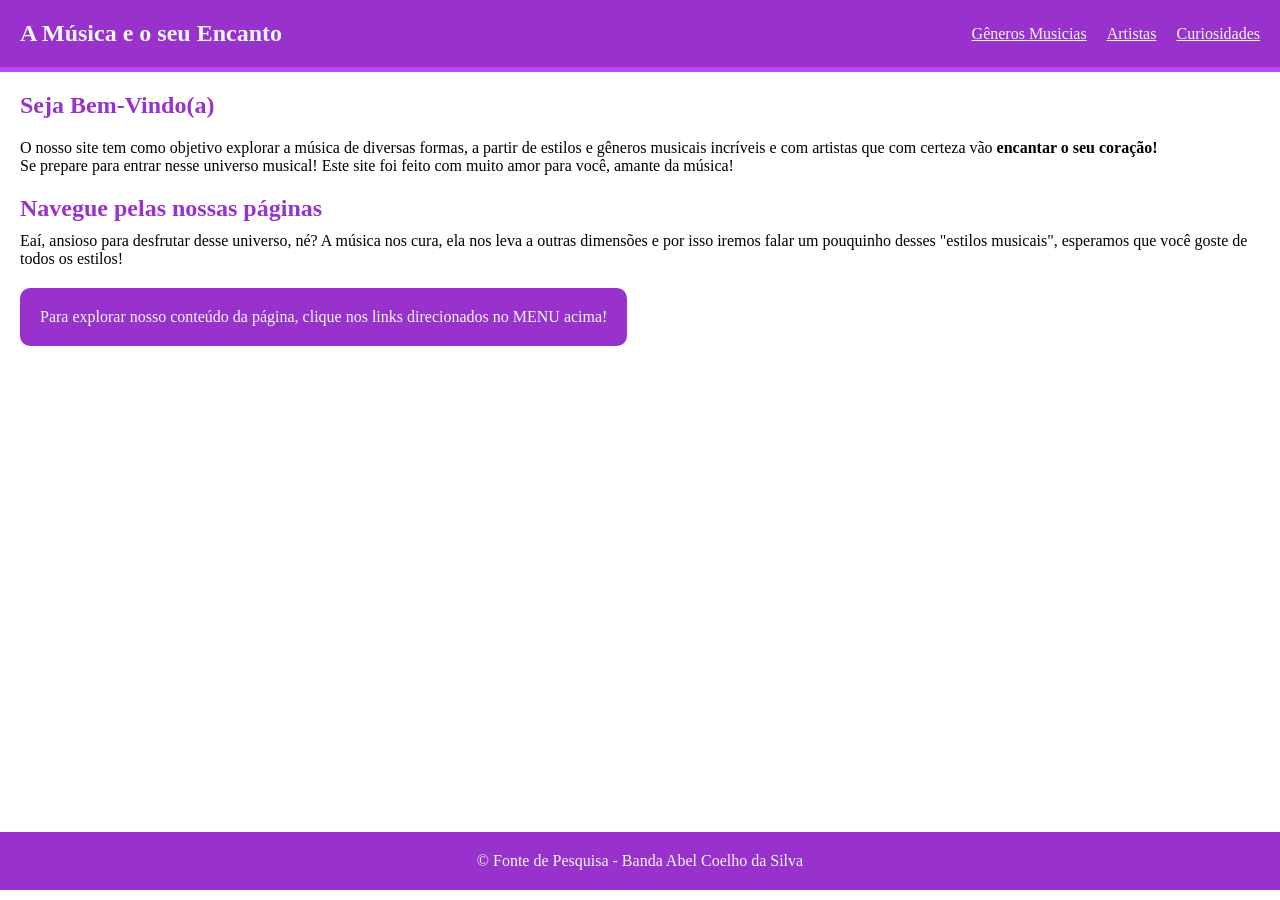
<file: index.html>
<!DOCTYPE html>
<html lang="en">
<head>
    <meta charset="UTF-8">
    <meta name="viewport" content="width=device-width, initial-scale=1.0">
    <link rel="stylesheet" href="style.css">
    <title>A Música</title>
</head>
<body>
    <header>
        <nav>
            <h1>A Música e o seu Encanto</h1>
            <ol>
                <li class="item1"><a href="generos.html">Gêneros Musicias</a></li>
                <li class="item2"><a href="artistas.html">Artistas</a></li>
                <li class="item3"><a href="curiosidades.html">Curiosidades</a></li>
            </ol>
        </nav>
    </header>
    <main>
        <section>
            <h1>Seja Bem-Vindo(a)</h1>
            <p>O nosso site tem como objetivo explorar a música de diversas formas, a partir de estilos e gêneros musicais incríveis e com artistas que com certeza vão <strong>encantar o seu coração!</strong></p>
            <p>Se prepare para entrar nesse universo musical! Este site foi feito com muito amor para você, amante da música!</p>
        </section>
        <section class="navegacao">
            <h2>Navegue pelas nossas páginas</h2>
            <p>Eaí, ansioso para desfrutar desse universo, né? A música nos cura, ela nos leva a outras dimensões e por isso iremos falar um pouquinho desses "estilos musicais", esperamos que você goste de todos os estilos!</p>
            <div class="aviso">
                <p>Para explorar nosso conteúdo da página, clique nos links direcionados no MENU acima!</p>
            </div>
        </section>
    </main>
    <footer>
        &copy; Fonte de Pesquisa - Banda Abel Coelho da Silva
        <!-- Pesquisei no google como fazer para aplicar o símbolo do "c" a partir do &copy; -->
    </footer>
</body>
</html>
</file>
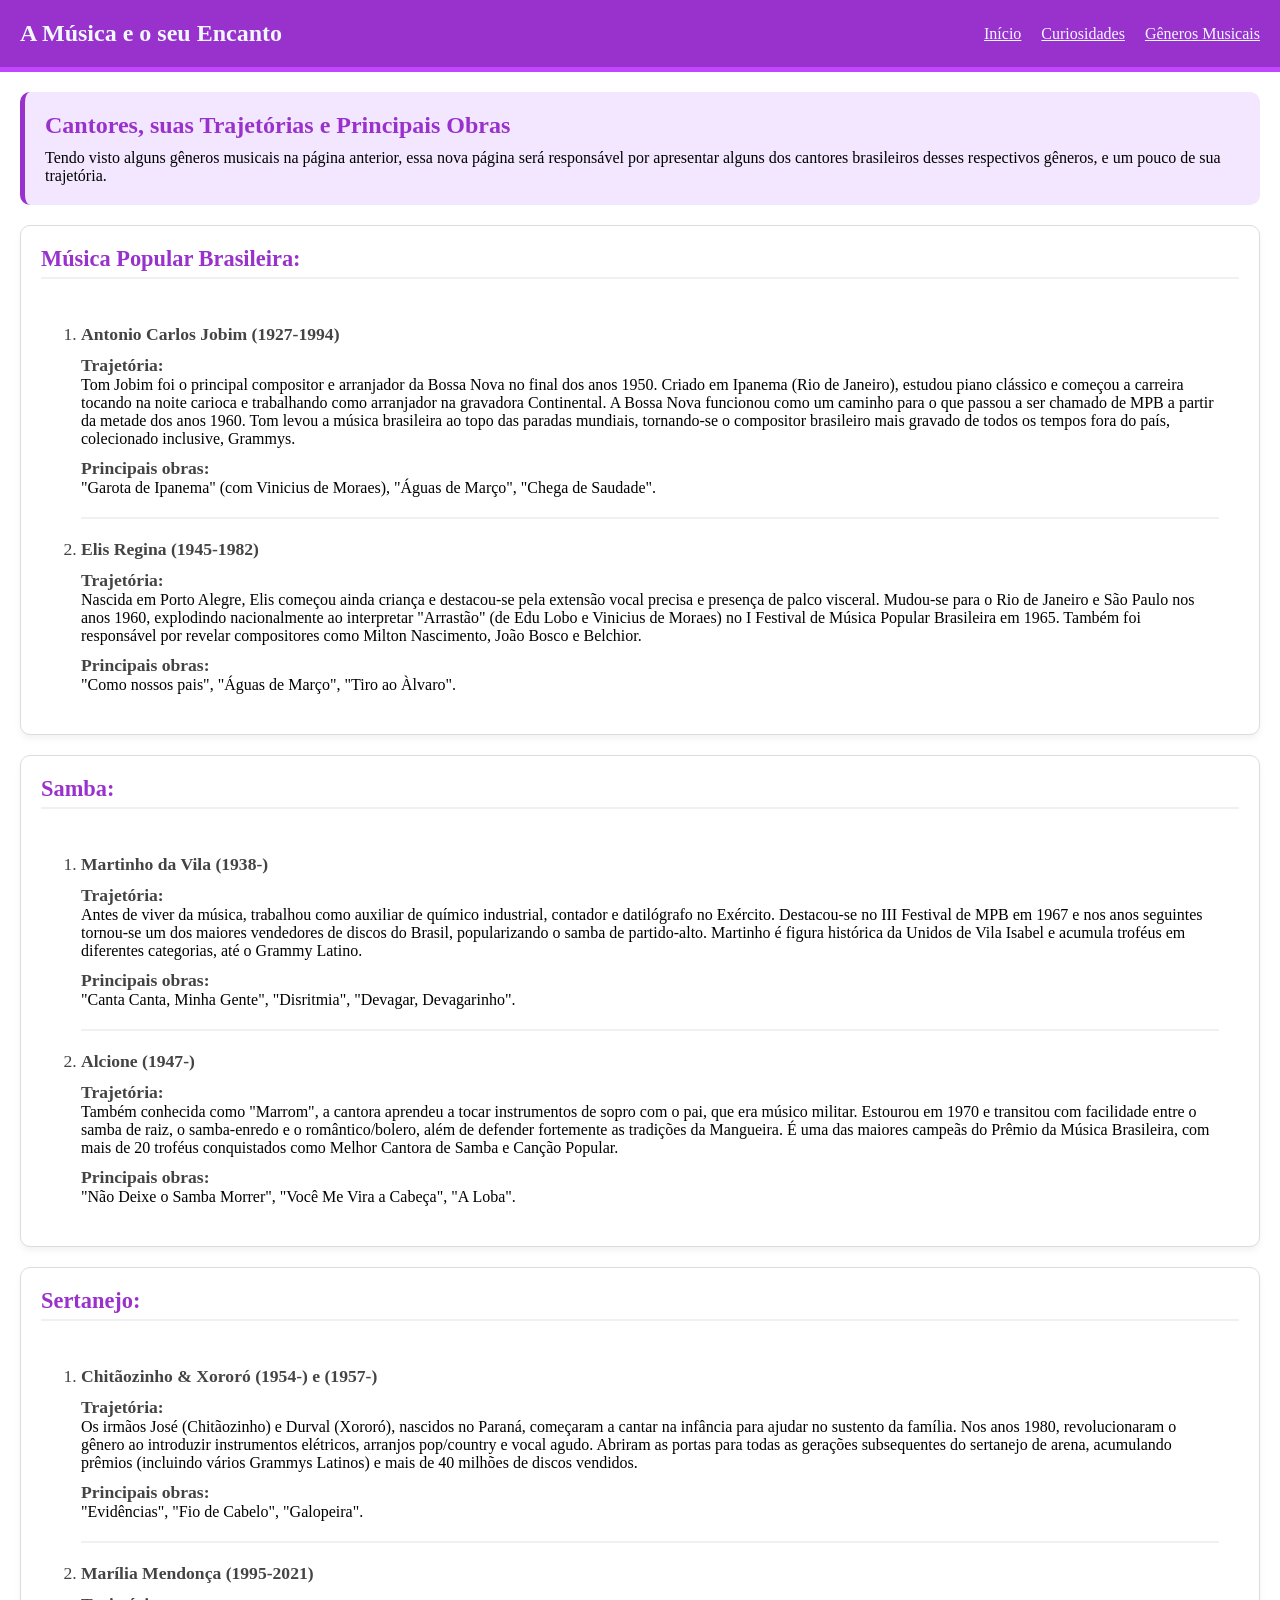
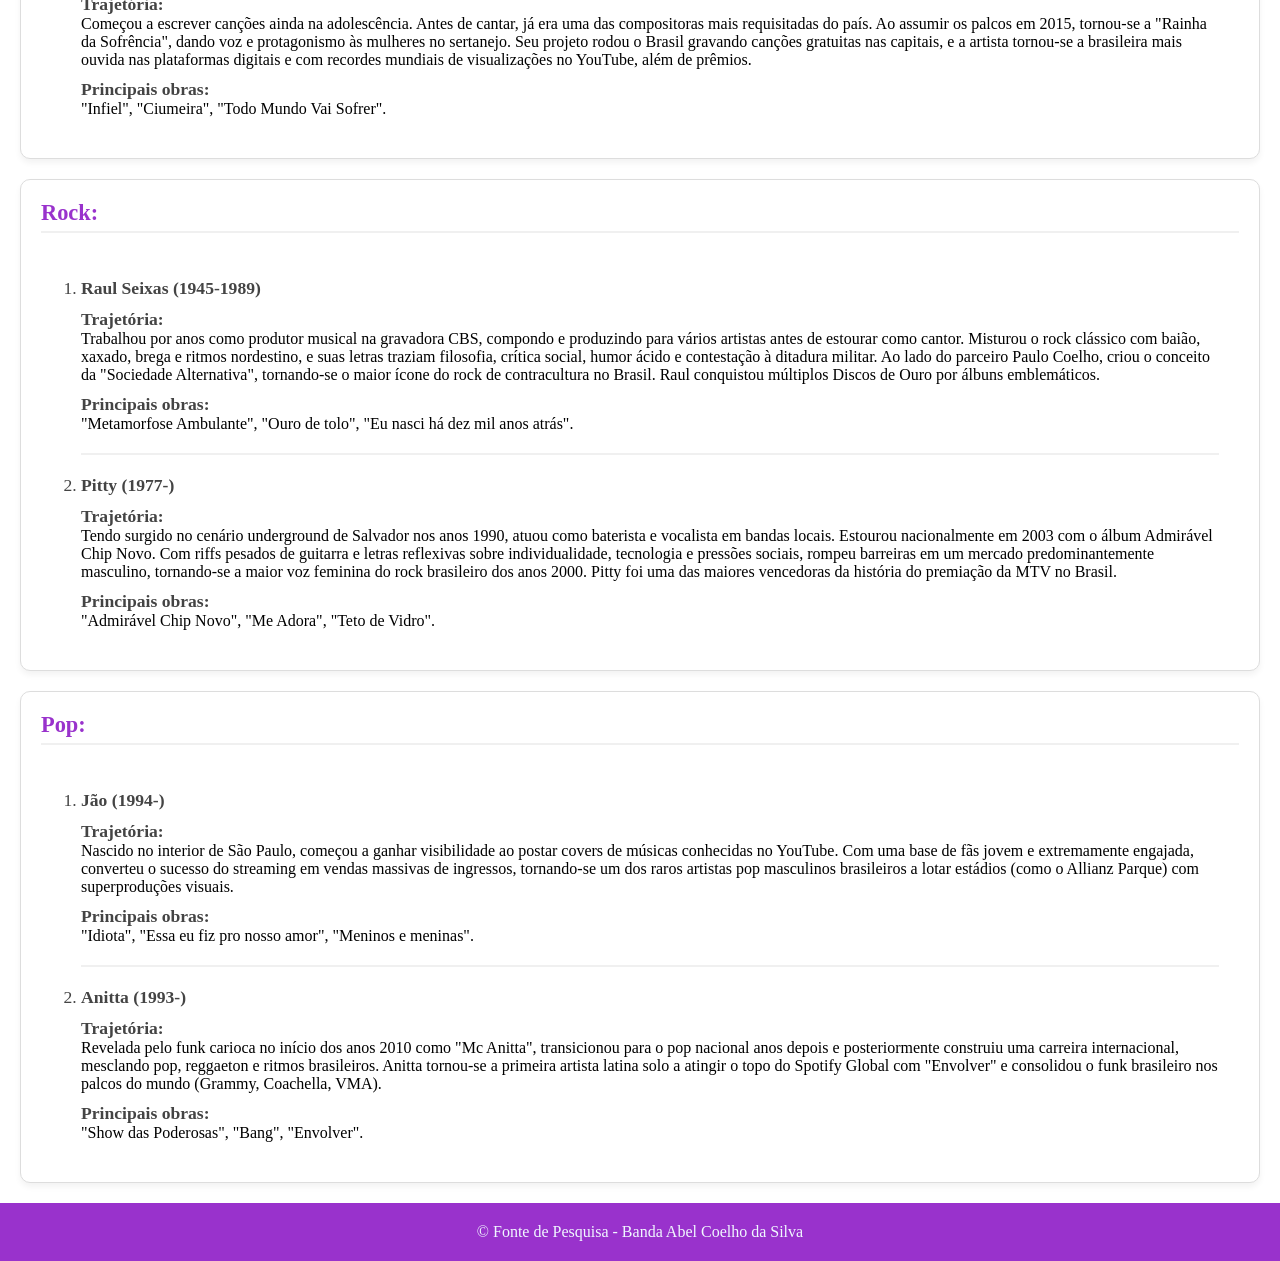
<file: artistas.html>
<!DOCTYPE html>
<html lang="pt-br">
<head>
    <meta charset="UTF-8">
    <meta name="viewport" content="width=device-width, initial-scale=1.0">
    <link rel="stylesheet" href="style.css">
    <title>Artistas</title>
</head>
<body>
    <header>
        <nav>
            <h1>A Música e o seu Encanto</h1>
            <ol>
                <li class="item1"><a href="index.html">Início</a></li>
                <li class="item2"><a href="curiosidades.html">Curiosidades</a></li>
                <li class="item3"><a href="generos.html">Gêneros Musicais</a></li>
            </ol>
        </nav>
    </header>

    <main class="artistas">
        <section class="introdução">
            <h2>Cantores, suas Trajetórias e Principais Obras</h2>
            <p>Tendo visto alguns gêneros musicais na página anterior, essa nova página
                será responsável por apresentar alguns dos cantores brasileiros desses respectivos gêneros, e um pouco de sua trajetória.
            </p>
        </section>

        <section class="mpb">
            <div class="conteudo_mpb">
                 <h3>Música Popular Brasileira:</h3>

                <div class="artistas">
                    <ol>
                        <li class="nome_artista"><h4>Antonio Carlos Jobim (1927-1994)</h4></li>
                        <h4 class="trajetoria">Trajetória:</h4>
                        <p>Tom Jobim foi o principal compositor e arranjador da Bossa Nova no final dos anos 1950. Criado em Ipanema (Rio de Janeiro), estudou piano clássico e começou a carreira tocando na noite carioca e trabalhando como arranjador na gravadora Continental. A Bossa Nova funcionou como um caminho para o que passou a ser chamado de MPB a partir da metade dos anos 1960. Tom levou a música brasileira ao topo das paradas mundiais, tornando-se o compositor brasileiro mais gravado de todos os tempos fora do país, colecionado inclusive, Grammys.</p>
                        <h4 class="obras">Principais obras:</h4>
                        <p class="divisao">"Garota de Ipanema" (com Vinicius de Moraes), "Águas de Março", "Chega de Saudade".</p>
                    
                        <li class="nome_artista"><h4>Elis Regina (1945-1982)</h4></li>
                        <h4 class="trajetoria">Trajetória:</h4>
                        <p>Nascida em Porto Alegre, Elis começou ainda criança e destacou-se pela extensão vocal precisa e presença de palco visceral. Mudou-se para o Rio de Janeiro e São Paulo nos anos 1960, explodindo nacionalmente ao interpretar "Arrastão" (de Edu Lobo e Vinicius de Moraes) no I Festival de Música Popular Brasileira em 1965. Também foi responsável por revelar compositores como Milton Nascimento, João Bosco e Belchior.</p>
                        <h4 class="obras">Principais obras:</h4>
                        <p>"Como nossos pais", "Águas de Março", "Tiro ao Àlvaro".</p>
                    </ol>
                </div>
        </section>

        <section class="samba">
            <div class="conteudo_samba">
                <h3>Samba:</h3>

                <div class="artistas">
                    <ol>
                        <li class="nome_artista"><h4>Martinho da Vila (1938-)</h4></li>
                        <h4 class="trajetoria">Trajetória:</h4>
                        <p>Antes de viver da música, trabalhou como auxiliar de químico industrial, contador e datilógrafo no Exército. Destacou-se no III Festival de MPB em 1967 e nos anos seguintes tornou-se um dos maiores vendedores de discos do Brasil, popularizando o samba de partido-alto. Martinho é figura histórica da Unidos de Vila Isabel e acumula troféus em diferentes categorias, até o Grammy Latino.</p>
                        <h4 class="obras">Principais obras:</h4>
                        <p class="divisao">"Canta Canta, Minha Gente", "Disritmia", "Devagar, Devagarinho".</p>
            
                        <li class="nome_artista"><h4>Alcione (1947-)</h4></li>
                        <h4 class="trajetoria">Trajetória:</h4>
                        <p>Também conhecida como "Marrom", a cantora aprendeu a tocar instrumentos de sopro com o pai, que era músico militar. Estourou em 1970 e transitou com facilidade entre o samba de raiz, o samba-enredo e o romântico/bolero, além de defender fortemente as tradições da Mangueira. É uma das maiores campeãs do Prêmio da Música Brasileira, com mais de 20 troféus conquistados como Melhor Cantora de Samba e Canção Popular.</p>
                        <h4 class="obras">Principais obras:</h4>
                        <p>"Não Deixe o Samba Morrer", "Você Me Vira a Cabeça", "A Loba".</p>
                    </ol>
                </div>
            </div>
        </section>

        <section class="sertanejo">
            <div class="conteudo_sertanejo">
                <h3>Sertanejo:</h3>

                <div class="artistas">
                    <ol>
                        <li class="nome_artista"><h4>Chitãozinho & Xororó (1954-) e (1957-)</h4></li>
                        <h4 class="trajetoria">Trajetória:</h4>
                        <p>Os irmãos José (Chitãozinho) e Durval (Xororó), nascidos no Paraná, começaram a cantar na infância para ajudar no sustento da família. Nos anos 1980, revolucionaram o gênero ao introduzir instrumentos elétricos, arranjos pop/country e vocal agudo. Abriram as portas para todas as gerações subsequentes do sertanejo de arena, acumulando prêmios (incluindo vários Grammys Latinos) e mais de 40 milhões de discos vendidos.</p>
                        <h4 class="obras">Principais obras:</h4>
                        <p class="divisao">"Evidências", "Fio de Cabelo", "Galopeira".</p>
                
                        <li class="nome_artista"><h4>Marília Mendonça (1995-2021)</h4></li>
                        <h4 class="trajetoria">Trajetória:</h4>
                        <p>Começou a escrever canções ainda na adolescência. Antes de cantar, já era uma das compositoras mais requisitadas do país. Ao assumir os palcos em 2015, tornou-se a "Rainha da Sofrência", dando voz e protagonismo às mulheres no sertanejo. Seu projeto rodou o Brasil gravando canções gratuitas nas capitais, e a artista tornou-se a brasileira mais ouvida nas plataformas digitais e com recordes mundiais de visualizações no YouTube, além de prêmios.</p>
                        <h4 class="obras">Principais obras:</h4>
                        <p>"Infiel", "Ciumeira", "Todo Mundo Vai Sofrer".</p>
                    </ol>
                </div>
            </div>
        </section>
        
        <section class="rock">
            <div class="conteudo_rock">
                <h3>Rock:</h3>

                <div class="artistas">
                    <ol>
                        <li class="nome_artista"><h4>Raul Seixas (1945-1989)</h4></li>
                        <h4 class="trajetoria">Trajetória:</h4>
                        <p>Trabalhou por anos como produtor musical na gravadora CBS, compondo e produzindo para vários artistas antes de estourar como cantor. Misturou o rock clássico com baião, xaxado, brega e ritmos nordestino, e suas letras traziam filosofia, crítica social, humor ácido e contestação à ditadura militar. Ao lado do parceiro Paulo Coelho, criou o conceito da "Sociedade Alternativa", tornando-se o maior ícone do rock de contracultura no Brasil. Raul conquistou múltiplos Discos de Ouro por álbuns emblemáticos.</p>
                        <h4 class="obras">Principais obras:</h4>
                        <p class="divisao">"Metamorfose Ambulante", "Ouro de tolo", "Eu nasci há dez mil anos atrás".</p>
                    
                        <li class="nome_artista"><h4>Pitty (1977-)</h4></li>
                        <h4 class="trajetoria">Trajetória:</h4>
                        <p>Tendo surgido no cenário underground de Salvador nos anos 1990, atuou como baterista e vocalista em bandas locais. Estourou nacionalmente em 2003 com o álbum Admirável Chip Novo. Com riffs pesados de guitarra e letras reflexivas sobre individualidade, tecnologia e pressões sociais, rompeu barreiras em um mercado predominantemente masculino, tornando-se a maior voz feminina do rock brasileiro dos anos 2000. Pitty foi uma das maiores vencedoras da história do premiação da MTV no Brasil.</p>
                        <h4 class="obras">Principais obras:</h4>
                        <p>"Admirável Chip Novo", "Me Adora", "Teto de Vidro".</p>
                    </ol>
                </div>
            </div>
        </section>

        <section class="pop">
            <div class="conteudo_pop">
                <h3>Pop:</h3>

                <div class="artistas">
                    <ol>
                        <li class="nome_artista"><h4 class="nome_artista">Jão (1994-)</h4></li>
                        <h4 class="trajetoria">Trajetória:</h4>
                        <p>Nascido no interior de São Paulo, começou a ganhar visibilidade ao postar covers de músicas conhecidas no YouTube. Com uma base de fãs jovem e extremamente engajada, converteu o sucesso do streaming em vendas massivas de ingressos, tornando-se um dos raros artistas pop masculinos brasileiros a lotar estádios (como o Allianz Parque) com superproduções visuais.</p>
                        <h4 class="obras">Principais obras:</h4>
                        <p class="divisao">"Idiota", "Essa eu fiz pro nosso amor", "Meninos e meninas".</p>
                
                        <li class="nome_artista"><h4 class="nome_artista">Anitta (1993-)</h4></li>
                        <h4 class="trajetoria">Trajetória:</h4>
                        <p>Revelada pelo funk carioca no início dos anos 2010 como "Mc Anitta", transicionou para o pop nacional anos depois e posteriormente construiu uma carreira internacional, mesclando pop, reggaeton e ritmos brasileiros. Anitta tornou-se a primeira artista latina solo a atingir o topo do Spotify Global com "Envolver" e consolidou o funk brasileiro nos palcos do mundo (Grammy, Coachella, VMA).</p>
                        <h4 class="obras">Principais obras:</h4>
                        <p>"Show das Poderosas", "Bang", "Envolver".</p>
                    </ol>
                </div>
            </div>
        </section>

    </main>

    <footer>
        &copy; Fonte de Pesquisa - Banda Abel Coelho da Silva
        <!-- Pesquisei no google como fazer para aplicar o símbolo do "c" a partir do &copy; -->
    </footer>
</body>
</html>
</file>
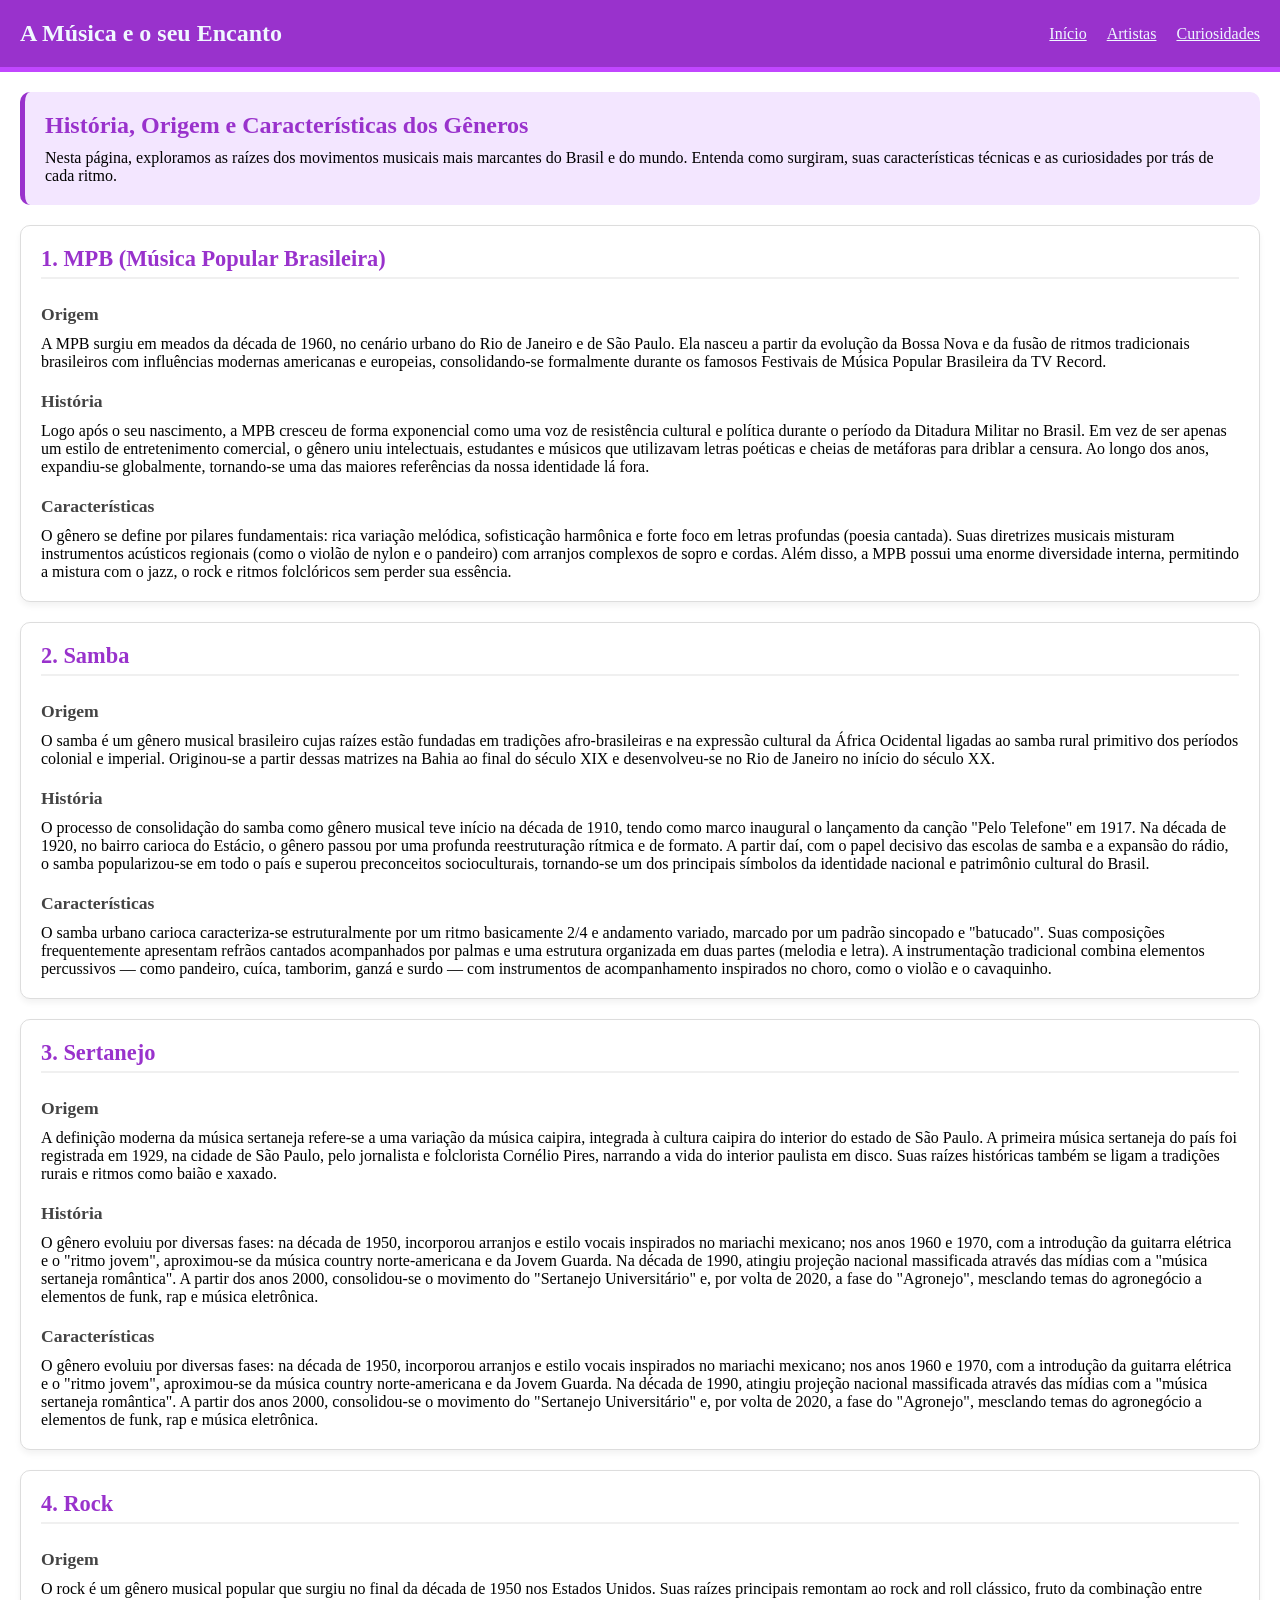
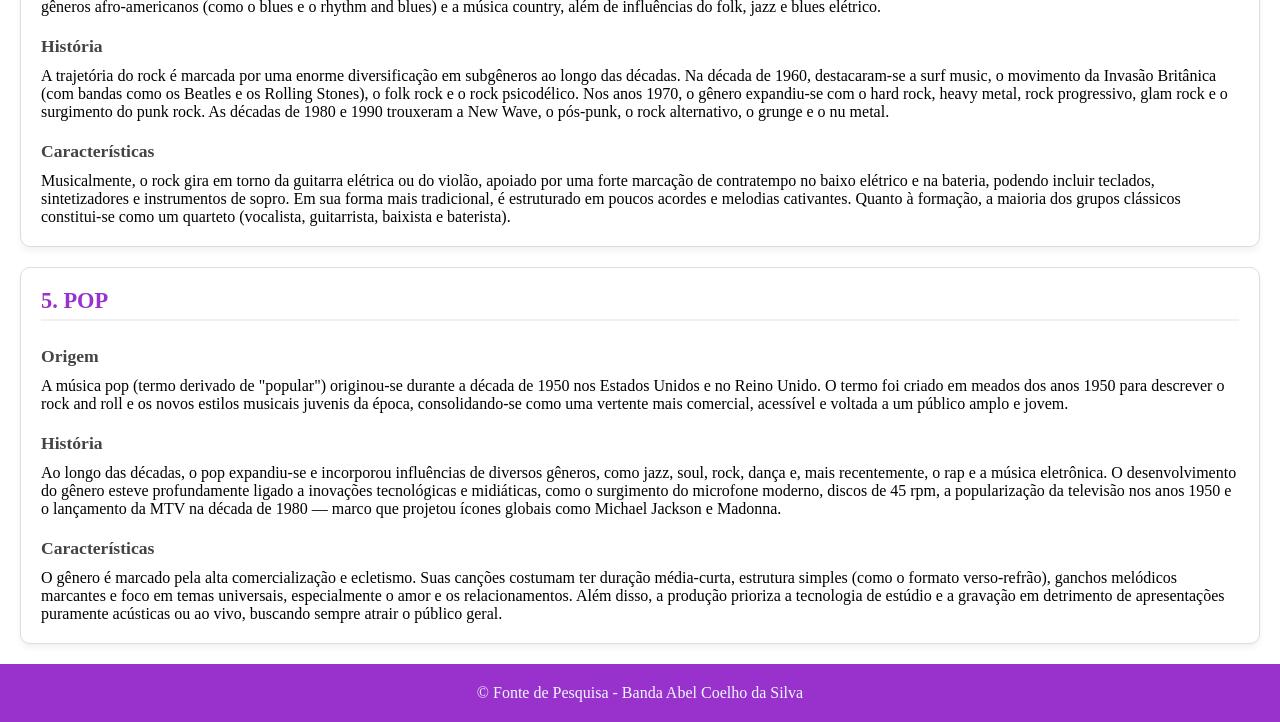
<file: generos.html>
<!DOCTYPE html>
<html lang="pt-br">

<head>
    <meta charset="UTF-8">
    <meta name="viewport" content="width=device-width, initial-scale=1.0">
    <link rel="stylesheet" href="style.css">
    <title>Gêneros Musicais - História e Origens</title>

</head>


<body>
    <header>
        <nav>
            <h1>A Música e o seu Encanto</h1>
            <ol>
                <li class="item1"><a href="index.html">Início</a></li>
                <li class="item2"><a href="artistas.html">Artistas</a></li>
                <li class="item3"><a href="curiosidades.html">Curiosidades</a></li>
            </ol>
        </nav>
    </header>
    <main class="generos">
        <section class="introdução">
            <h2>História, Origem e Características dos Gêneros</h2>
            <p>Nesta página, exploramos as raízes dos movimentos musicais mais marcantes do Brasil e do mundo. Entenda
                como surgiram, suas características técnicas e as curiosidades por trás de cada ritmo.</p>
        </section>


        <section class="mpb">
            <div class="conteudo_mpb">
                <h3>1. MPB (Música Popular Brasileira)</h3>

                <h4 class="origem">Origem</h4>
                <p>A MPB surgiu em meados da década de 1960, no cenário urbano do Rio de Janeiro e de São Paulo. Ela
                    nasceu a partir da evolução da Bossa Nova e da fusão de ritmos tradicionais brasileiros com
                    influências modernas americanas e europeias, consolidando-se formalmente durante os famosos
                    Festivais de Música Popular Brasileira da TV Record.</p>

                <h4 class="historia">História</h4>
                <p>Logo após o seu nascimento, a MPB cresceu de forma exponencial como uma voz de resistência cultural e
                    política durante o período da Ditadura Militar no Brasil. Em vez de ser apenas um estilo de
                    entretenimento comercial, o gênero uniu intelectuais, estudantes e músicos que utilizavam letras
                    poéticas e cheias de metáforas para driblar a censura. Ao longo dos anos, expandiu-se globalmente,
                    tornando-se uma das maiores referências da nossa identidade lá fora.</p>

                <h4 class="caracteristicas">Características</h4>
                <p>O gênero se define por pilares fundamentais: rica variação melódica, sofisticação harmônica e forte
                    foco em letras profundas (poesia cantada). Suas diretrizes musicais misturam instrumentos acústicos
                    regionais (como o violão de nylon e o pandeiro) com arranjos complexos de sopro e cordas. Além
                    disso, a MPB possui uma enorme diversidade interna, permitindo a mistura com o jazz, o rock e ritmos
                    folclóricos sem perder sua essência.</p>
            </div>
        </section>

        <section class="samba">
            <div class="conteudo_samba">
                <h3>2. Samba</h3>

                <h4 class="origem">Origem</h4>
                <p>O samba é um gênero musical brasileiro cujas raízes estão fundadas em tradições afro-brasileiras e na
                    expressão cultural da África Ocidental ligadas ao samba rural primitivo dos períodos colonial e
                    imperial. Originou-se a partir dessas matrizes na Bahia ao final do século XIX e desenvolveu-se no
                    Rio de Janeiro no início do século XX.</p>

                <h4 class="historia">História</h4>
                <p>O processo de consolidação do samba como gênero musical teve início na década de 1910, tendo como
                    marco inaugural o lançamento da canção "Pelo Telefone" em 1917. Na década de 1920, no bairro carioca
                    do Estácio, o gênero passou por uma profunda reestruturação rítmica e de formato. A partir daí, com
                    o papel decisivo das escolas de samba e a expansão do rádio, o samba popularizou-se em todo o país e
                    superou preconceitos socioculturais, tornando-se um dos principais símbolos da identidade nacional e
                    patrimônio cultural do Brasil.</p>

                <h4 class="caracteristicas">Características</h4>
                <p>O samba urbano carioca caracteriza-se estruturalmente por um ritmo basicamente 2/4 e andamento
                    variado, marcado por um padrão sincopado e "batucado". Suas composições frequentemente apresentam
                    refrãos cantados acompanhados por palmas e uma estrutura organizada em duas partes (melodia e
                    letra). A instrumentação tradicional combina elementos percussivos — como pandeiro, cuíca, tamborim,
                    ganzá e surdo — com instrumentos de acompanhamento inspirados no choro, como o violão e o
                    cavaquinho.</p>
            </div>
        </section>

        <section class="sertanejo">
            <div class="conteudo_sertanejo">
                <h3>3. Sertanejo</h3>

                <h4 class="origem">Origem</h4>
                <p>A definição moderna da música sertaneja refere-se a uma variação da música caipira, integrada à
                    cultura caipira do interior do estado de São Paulo. A primeira música sertaneja do país foi
                    registrada em 1929, na cidade de São Paulo, pelo jornalista e folclorista Cornélio Pires, narrando a
                    vida do interior paulista em disco. Suas raízes históricas também se ligam a tradições rurais e
                    ritmos como baião e xaxado.</p>

                <h4 class="historia">História</h4>
                <p>O gênero evoluiu por diversas fases: na década de 1950, incorporou arranjos e estilo vocais
                    inspirados no mariachi mexicano; nos anos 1960 e 1970, com a introdução da guitarra elétrica e o
                    "ritmo jovem", aproximou-se da música country norte-americana e da Jovem Guarda. Na década de 1990,
                    atingiu projeção nacional massificada através das mídias com a "música sertaneja romântica". A
                    partir dos anos 2000, consolidou-se o movimento do "Sertanejo Universitário" e, por volta de 2020, a
                    fase do "Agronejo", mesclando temas do agronegócio a elementos de funk, rap e música eletrônica.</p>

                <h4 class="caracteristicas">Características</h4>
                <p>O gênero evoluiu por diversas fases: na década de 1950, incorporou arranjos e estilo vocais
                    inspirados no mariachi mexicano; nos anos 1960 e 1970, com a introdução da guitarra elétrica e o
                    "ritmo jovem", aproximou-se da música country norte-americana e da Jovem Guarda. Na década de 1990,
                    atingiu projeção nacional massificada através das mídias com a "música sertaneja romântica". A
                    partir dos anos 2000, consolidou-se o movimento do "Sertanejo Universitário" e, por volta de 2020, a
                    fase do "Agronejo", mesclando temas do agronegócio a elementos de funk, rap e música eletrônica.</p>
            </div>
        </section>

        <section class="rock">
            <div class="conteudo_rock">
                <h3>4. Rock</h3>

                <h4 class="origem">Origem</h4>
                <p>O rock é um gênero musical popular que surgiu no final da década de 1950 nos Estados Unidos. Suas
                    raízes principais remontam ao rock and roll clássico, fruto da combinação entre gêneros
                    afro-americanos (como o blues e o rhythm and blues) e a música country, além de influências do folk,
                    jazz e blues elétrico.</p>

                <h4 class="historia">História</h4>
                <p>A trajetória do rock é marcada por uma enorme diversificação em subgêneros ao longo das décadas. Na
                    década de 1960, destacaram-se a surf music, o movimento da Invasão Britânica (com bandas como os
                    Beatles e os Rolling Stones), o folk rock e o rock psicodélico. Nos anos 1970, o gênero expandiu-se
                    com o hard rock, heavy metal, rock progressivo, glam rock e o surgimento do punk rock. As décadas de
                    1980 e 1990 trouxeram a New Wave, o pós-punk, o rock alternativo, o grunge e o nu metal.</p>

                <h4 class="caracteristicas">Características</h4>
                <p>Musicalmente, o rock gira em torno da guitarra elétrica ou do violão, apoiado por uma forte marcação
                    de contratempo no baixo elétrico e na bateria, podendo incluir teclados, sintetizadores e
                    instrumentos de sopro. Em sua forma mais tradicional, é estruturado em poucos acordes e melodias
                    cativantes. Quanto à formação, a maioria dos grupos clássicos constitui-se como um quarteto
                    (vocalista, guitarrista, baixista e baterista).</p>
            </div>
        </section>

        <section class="pop">
            <div class="conteudo_pop">
                <h3>5. POP</h3>

                <h4 class="origem">Origem</h4>
                <p>A música pop (termo derivado de "popular") originou-se durante a década de 1950 nos Estados Unidos e
                    no Reino Unido. O termo foi criado em meados dos anos 1950 para descrever o rock and roll e os novos
                    estilos musicais juvenis da época, consolidando-se como uma vertente mais comercial, acessível e
                    voltada a um público amplo e jovem.</p>

                <h4 class="historia">História</h4>
                <p>Ao longo das décadas, o pop expandiu-se e incorporou influências de diversos gêneros, como jazz,
                    soul, rock, dança e, mais recentemente, o rap e a música eletrônica. O desenvolvimento do gênero
                    esteve profundamente ligado a inovações tecnológicas e midiáticas, como o surgimento do microfone
                    moderno, discos de 45 rpm, a popularização da televisão nos anos 1950 e o lançamento da MTV na
                    década de 1980 — marco que projetou ícones globais como Michael Jackson e Madonna.</p>

                <h4 class="caracteristicas">Características</h4>
                <p>O gênero é marcado pela alta comercialização e ecletismo. Suas canções costumam ter duração
                    média-curta, estrutura simples (como o formato verso-refrão), ganchos melódicos marcantes e foco em
                    temas universais, especialmente o amor e os relacionamentos. Além disso, a produção prioriza a
                    tecnologia de estúdio e a gravação em detrimento de apresentações puramente acústicas ou ao vivo,
                    buscando sempre atrair o público geral.</p>
            </div>
        </section>
    </main>

    <footer>
        &copy; Fonte de Pesquisa - Banda Abel Coelho da Silva
        <!-- Pesquisei no google como fazer para aplicar o símbolo do "c" a partir do &copy; -->
    </footer>

</body>

</html>
</file>
<file: style.css>
*{
    margin: 0;
    padding: 0;
    box-sizing: border-box;
}
nav{
    padding: 20px;
    display: flex;
    background-color: darkorchid;
    justify-content: space-between;
    align-items: center;
    color: aliceblue;
    border-bottom: 5px solid rgb(193, 70, 255);
    gap: 20px;

}
nav ol{
    display: flex;
    gap: 20px;
    list-style: none;
}
.item1:hover, .item2:hover, .item3:hover{
    transition: transform 0.4s ease;
    transform: translateY(-5px);
}
nav a{
    color: aliceblue;
}


main{
    height: calc(100vh - 140px); /* Pesquisa feita no google de como deixar a página do main ocupada por 100% do conteúdo central, deixando o footer lá em baixo */
    padding: 20px;
}

main h1 {
    margin-bottom: 20px;
    color: darkorchid;
}

.navegacao h2{
    margin-top: 20px;
    margin-bottom: 10px;
    color: darkorchid;
}

.aviso{
    background-color: darkorchid;
    color: aliceblue;
    /* border-left: 5px solid aliceblue; */
    border-radius: 10px;
    display: inline-block;
    padding: 20px;
    margin-top: 20px;
    transition: transform 0.4s ease; /* Pesquisado no google como fazer o efeito de um container subir ao mouse passar por cima do mesmo */
}
.aviso:hover{
    background-color: aliceblue;
    color: darkorchid;
    border-left: 5px solid darkorchid;
    transform: translateY(-5px); /* Valores negativos (dentro do 'translateY' movem o elemento para cima*/
}

footer{
    padding: 20px;
    background-color: darkorchid;
    color: aliceblue;
    display: flex;
    justify-content: center;
    align-items: center;
}

.generos,
.artistas,
.curiosidades {
    height: auto;
    /* Pesquisa no Google: Permite que a página cresça livremente e o footer fique no fundo */
    display: flex;
    flex-direction: column;
    gap: 20px;
    padding: 20px
    
}

.introdução {
    background-color: #f3e6ff;
    padding: 20px;
    border-radius: 10px;
    border-left: 5px solid darkorchid;
}

.introdução h2 {
    color: darkorchid;
    margin-bottom: 10px;
}

.mpb,
.samba,
.sertanejo,
.rock,
.pop,
.container {
    background-color: #ffffff;
    border: 1px solid #ddd;
    border-radius: 10px;
    padding: 20px;
    box-shadow: 0px 4px 6px rgba(0, 0, 0, 0.05);
    transition: transform 0.3s ease;
}

/* Pesquisa no Google: Efeito de elevação ao passar o mouse */
.mpb:hover,
.samba:hover,
.sertanejo:hover,
.rock:hover,
.pop:hover, 
.container:hover {
    transform: translateY(-3px);
}

.conteudo_mpb,
.conteudo_samba,
.conteudo_sertanejo,
.conteudo_rock,
.conteudo_pop {
    display: flex;
    flex-direction: column;
    gap: 10px;
}

.conteudo_mpb h3,
.conteudo_samba h3,
.conteudo_sertanejo h3,
.conteudo_rock h3,
.conteudo_pop h3 {
    color: darkorchid;
    font-size: 1.4rem;
    margin-bottom: 5px;
    border-bottom: 2px solid #f0f0f0;
    padding-bottom: 5px;
}

.origem,
.historia,
.caracteristicas,
.nome_artista,
.trajetoria,
.obras {
    color: #444;
    font-size: 1.1rem;
    margin-top: 10px;
}

ol{
    margin-left: 20px;
}

.divisao{
    margin-bottom: 20px;
    border-bottom: 2px solid #f0f0f0;
    padding-bottom: 20px;
}

.container img{
    float: left;
    margin-right: 10px;
    border-radius: 10px;
    /* width: 150px; */
}

.conteudo_container h3{
    font-size: 1.2rem;
    color: darkorchid;
    margin-bottom: 20px;
    border-bottom: 2px solid #f0f0f0;
    padding-bottom: 10px;
}
</file>
